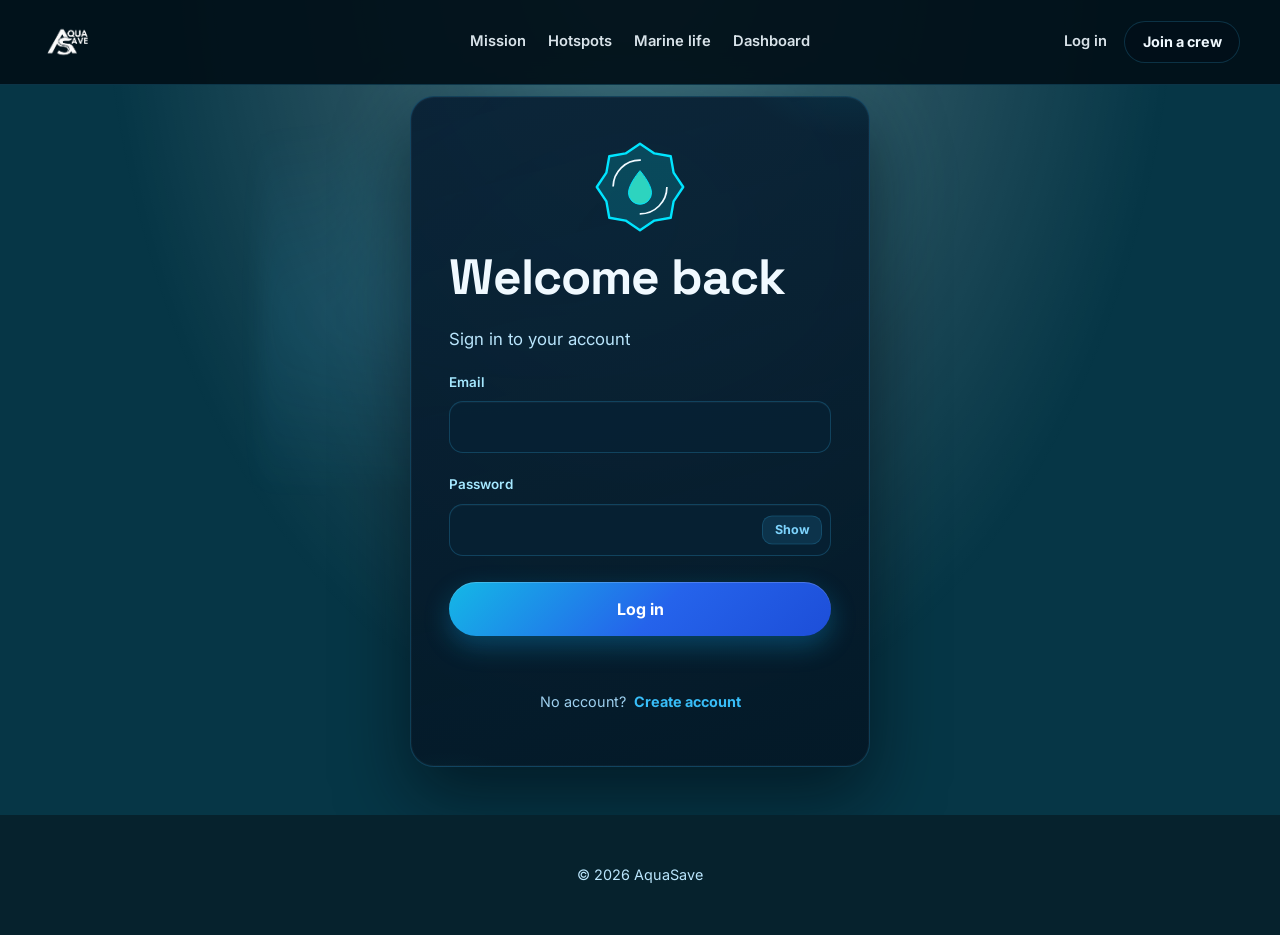
<file: login.html>
<!DOCTYPE html>
<html lang="en">
<head>
<meta charset="utf-8">
<meta name="viewport" content="width=device-width, initial-scale=1, viewport-fit=cover">
<title>Log in | AquaSave</title>
<link rel="stylesheet" href="https://fonts.googleapis.com/css2?family=Space+Grotesk:wght@700&family=Inter:wght@400;500;600;700&display=swap">
<script>(function(){var n=navigator;if((n.hardwareConcurrency||8)<=4||(n.deviceMemory||8)<=4||matchMedia("(max-width:760px)").matches)document.documentElement.classList.add("lite")})()</script>
<link rel="stylesheet" href="assets/css/style.css">
<link rel="stylesheet" href="assets/css/badge.css">
</head>
<body>
<div id="depth" aria-hidden="true"><i class="d1" style="opacity:.65"></i><i class="d2" style="opacity:.55"></i></div>
<div id="bubbles" aria-hidden="true"></div>

<div class="page-shell">
  <nav class="dash-nav">
  <a class="brand" href="index.html"><img src="assets/images/graphics/logo/ASAVE.png" alt="AquaSave"></a>
  <span class="nav-center">
    <a class="navl" href="index.html">Mission</a>
    <a class="navl" href="index.html#map">Hotspots</a>
    <a class="navl" href="index.html#wildlife">Marine life</a>
    <a class="navl" href="dashboard.html">Dashboard</a>
  </span>
  <span class="nav-right">
    <a class="navl nav-login" href="login.html">Log in</a>
    <a class="btn ghost sm" href="register.html">Join a crew</a>
  </span>
</nav>

  <main class="auth-main">
      <div class="auth-card field-login">
        <span class="as-badge as-center" role="img" aria-label="AquaSave Clean Seas seal"><svg viewBox="0 0 100 100" aria-hidden="true"><polygon class="as-burst" points="50,5 65,15 82,18 85,35 95,50 85,65 82,82 65,85 50,95 35,85 18,82 15,65 5,50 15,35 18,18 35,15"/><circle class="as-ring" cx="50" cy="50" r="28"/><path class="as-drop" d="M50 33C50 33 38 47 38 56a12 12 0 0 0 24 0C62 47 50 33 50 33Z"/></svg></span>
        <h1>Welcome back</h1>
        <p>Sign in to your account</p>

        <form id="loginForm" novalidate>
          <div class="fgroup">
            <label for="loginEmail">Email</label>
            <input id="loginEmail" name="email" type="email" autocomplete="email" required>
          </div>

          <div class="fgroup">
            <label for="loginPassword">Password</label>
            <div class="pw-wrap">
              <input id="loginPassword" name="password" type="password" autocomplete="current-password" required>
              <button type="button" class="pw-toggle" id="togglePw">Show</button>
            </div>
          </div>

          <button type="submit" class="btn-pill-blue">Log in</button>
        </form>
        <p id="authMsg" class="auth-msg" aria-live="polite"></p>

        <p class="bottom-switch">No account? <a href="register.html">Create account</a></p>
      </div>
  </main>

  <footer>&copy; 2026 AquaSave</footer>
</div>

<script>
(function(){
  var pwInput = document.getElementById('loginPassword');
  var toggleBtn = document.getElementById('togglePw');
  var form = document.getElementById('loginForm');
  var msg = document.getElementById('authMsg');
  function setMsg(text, type){ msg.textContent = text || ''; msg.className = 'auth-msg' + (type ? ' ' + type : ''); }
  function getAccounts(){ try { return JSON.parse(localStorage.getItem('aquasave_accounts') || '[]'); } catch(e){ return []; } }
  toggleBtn.addEventListener('click', function(){
    var isPw = pwInput.type === 'password';
    pwInput.type = isPw ? 'text' : 'password';
    toggleBtn.textContent = isPw ? 'Hide' : 'Show';
  });
  form.addEventListener('submit', function(e){
    e.preventDefault();
    var email = (document.getElementById('loginEmail').value || '').trim().toLowerCase();
    var password = pwInput.value || '';
    if(!email || !password){ setMsg('Please enter your email and password.', 'error'); return; }
    var accounts = getAccounts();
    var user = null;
    for(var i=0;i<accounts.length;i++){ if(accounts[i].email === email && accounts[i].password === password){ user = accounts[i]; break; } }
    if(!user){ setMsg('Invalid email or password.', 'error'); return; }
    localStorage.setItem('aquasave_session', JSON.stringify({ email: user.email, name: user.name, loggedIn: true }));
    var profile = {};
    try { profile = JSON.parse(localStorage.getItem('aquasave_profile') || '{}') || {}; } catch(err){ profile = {}; }
    profile.name = user.name;
    profile.email = user.email;
    localStorage.setItem('aquasave_profile', JSON.stringify(profile));
    setMsg('Logged in. Redirecting...', 'success');
    setTimeout(function(){ window.location.href = 'index.html'; }, 500);
  });
})();
</script>
</body>
</html>
</file>
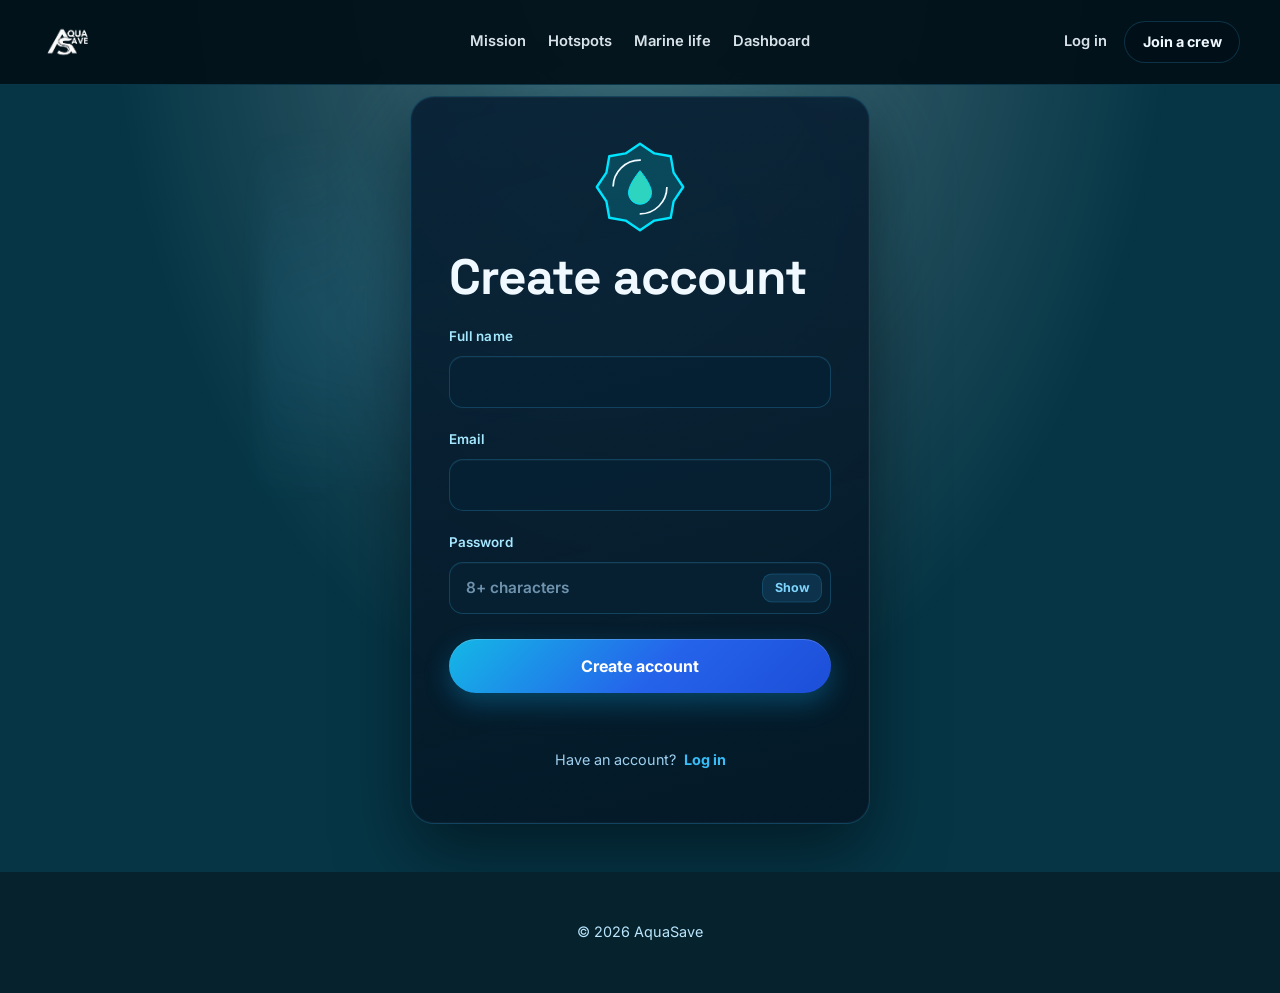
<file: register.html>
<!DOCTYPE html>
<html lang="en">
<head>
<meta charset="utf-8">
<meta name="viewport" content="width=device-width, initial-scale=1, viewport-fit=cover">
<title>Become a Guardian | AquaSave</title>
<link rel="stylesheet" href="https://fonts.googleapis.com/css2?family=Space+Grotesk:wght@700&family=Inter:wght@400;500;600;700&display=swap">
<script>(function(){var n=navigator;if((n.hardwareConcurrency||8)<=4||(n.deviceMemory||8)<=4||matchMedia("(max-width:760px)").matches)document.documentElement.classList.add("lite")})()</script>
<link rel="stylesheet" href="assets/css/style.css">
<link rel="stylesheet" href="assets/css/badge.css">
</head>
<body>
<div id="depth" aria-hidden="true"><i class="d1" style="opacity:.65"></i><i class="d2" style="opacity:.55"></i></div>
<div id="bubbles" aria-hidden="true"></div>

<div class="page-shell">
  <nav class="dash-nav">
  <a class="brand" href="index.html"><img src="assets/images/graphics/logo/ASAVE.png" alt="AquaSave"></a>
  <span class="nav-center">
    <a class="navl" href="index.html">Mission</a>
    <a class="navl" href="index.html#map">Hotspots</a>
    <a class="navl" href="index.html#wildlife">Marine life</a>
    <a class="navl" href="dashboard.html">Dashboard</a>
  </span>
  <span class="nav-right">
    <a class="navl nav-login" href="login.html">Log in</a>
    <a class="btn ghost sm" href="register.html">Join a crew</a>
  </span>
</nav>

  <main class="auth-main">
      <div class="auth-card field-login">
        <span class="as-badge as-center" role="img" aria-label="AquaSave Clean Seas seal"><svg viewBox="0 0 100 100" aria-hidden="true"><polygon class="as-burst" points="50,5 65,15 82,18 85,35 95,50 85,65 82,82 65,85 50,95 35,85 18,82 15,65 5,50 15,35 18,18 35,15"/><circle class="as-ring" cx="50" cy="50" r="28"/><path class="as-drop" d="M50 33C50 33 38 47 38 56a12 12 0 0 0 24 0C62 47 50 33 50 33Z"/></svg></span>
        <h1>Create account</h1>

        <form id="registerForm" novalidate>
          <div class="fgroup">
            <label for="regName">Full name</label>
            <input id="regName" name="name" type="text" autocomplete="name" required>
          </div>

          <div class="fgroup">
            <label for="regEmail">Email</label>
            <input id="regEmail" name="email" type="email" autocomplete="email" required>
          </div>

          <div class="fgroup">
            <label for="regPassword">Password</label>
            <div class="pw-wrap">
              <input id="regPassword" name="password" type="password" placeholder="8+ characters" autocomplete="new-password" required>
              <button type="button" class="pw-toggle" id="togglePw">Show</button>
            </div>
          </div>

          <button type="submit" class="btn-pill-blue">Create account</button>
        </form>
        <p id="authMsg" class="auth-msg" aria-live="polite"></p>

        <p class="bottom-switch">Have an account? <a href="login.html">Log in</a></p>
      </div>
  </main>

  <footer>&copy; 2026 AquaSave</footer>
</div>

<script>
(function(){
  var pwInput = document.getElementById('regPassword');
  var toggleBtn = document.getElementById('togglePw');
  var form = document.getElementById('registerForm');
  var msg = document.getElementById('authMsg');
  function setMsg(text, type){ msg.textContent = text || ''; msg.className = 'auth-msg' + (type ? ' ' + type : ''); }
  function getAccounts(){ try { return JSON.parse(localStorage.getItem('aquasave_accounts') || '[]'); } catch(e){ return []; } }
  function saveAccounts(a){ localStorage.setItem('aquasave_accounts', JSON.stringify(a)); }
  toggleBtn.addEventListener('click', function(){
    var isPw = pwInput.type === 'password';
    pwInput.type = isPw ? 'text' : 'password';
    toggleBtn.textContent = isPw ? 'Hide' : 'Show';
  });
  form.addEventListener('submit', function(e){
    e.preventDefault();
    var name = (document.getElementById('regName').value || '').trim();
    var email = (document.getElementById('regEmail').value || '').trim().toLowerCase();
    var password = pwInput.value || '';
    if(!name || !email || !password){ setMsg('Please fill out all fields.', 'error'); return; }
    if(password.length < 8){ setMsg('Password must be at least 8 characters.', 'error'); return; }
    var accounts = getAccounts();
    for(var i=0;i<accounts.length;i++){ if(accounts[i].email === email){ setMsg('An account with this email already exists.', 'error'); return; } }
    accounts.push({ name: name, email: email, password: password });
    saveAccounts(accounts);
    localStorage.setItem('aquasave_session', JSON.stringify({ email: email, name: name, loggedIn: true }));
    var profile = {};
    try { profile = JSON.parse(localStorage.getItem('aquasave_profile') || '{}') || {}; } catch(err){ profile = {}; }
    profile.name = name; profile.email = email;
    localStorage.setItem('aquasave_profile', JSON.stringify(profile));
    setMsg('Account created. Redirecting...', 'success');
    setTimeout(function(){ window.location.href = 'dashboard.html'; }, 600);
  });
})();
</script>
</body>
</html>
</file>
<file: assets/css/style.css>
:root {
  --ember: #ff5a36;
  --cream: #f1ead8;
  --lime: #b8f35c;
  --abyss: #021019;
  --deep: #041e2b;
  --mid: #0a3649;
  --glow: #00e5ff;
  --sky: #0ea5e9;
  --foam: #2dd4bf;
  --ice: #f0f9ff;
  --mist: #bae6fd;
  --line: rgba(56, 189, 248, 0.2);
  box-sizing: border-box;
  padding-top: env(safe-area-inset-top, 0px);
  padding-bottom: env(safe-area-inset-bottom, 0px);
}
html {
  scroll-padding-top: env(safe-area-inset-top, 0px);
}
*,
*::before,
*::after {
  box-sizing: border-box;
}
html.lenis,
html.lenis body {
  height: auto;
}
.lenis.lenis-smooth {
  scroll-behavior: auto !important;
}
body {
  margin: 0;
  background: var(--abyss);
  color: var(--mist);
  font:
    400 1.05rem/1.7 "Inter",
    system-ui,
    -apple-system,
    "Segoe UI",
    sans-serif;
  overflow-x: hidden;
}
h1,
h2,
h3 {
  color: var(--ice);
  font-family: "Space Grotesk", "Inter", system-ui, sans-serif;
  line-height: 1.1;
  margin: 0 0 0.5em;
  letter-spacing: -0.02em;
}
h1 {
  font-size: clamp(2.6rem, 7vw, 5.6rem);
}
h2 {
  font-size: clamp(2rem, 4.5vw, 3.4rem);
}
h3 {
  font-size: 1.3rem;
  letter-spacing: 0;
}
p {
  margin: 0 0 1em;
}
#depth {
  position: fixed;
  inset: 0;
  z-index: -2;
  background: #0b8fa8;
}
#depth i {
  position: absolute;
  inset: 0;
  opacity: 0;
  will-change: opacity;
}
#depth .d1 {
  background: #0a3649;
}
#depth .d2 {
  background: #041e2b;
}
#depth .d3 {
  background: #021019;
}
#depth::after {
  content: "";
  position: absolute;
  inset: 0;
  background: radial-gradient(
    ellipse at 50% -10%,
    rgba(255, 255, 255, 0.28),
    transparent 60%
  );
}
#bubbles {
  position: fixed;
  inset: 0;
  z-index: -1;
  pointer-events: none;
  overflow: hidden;
}
.bubble {
  position: absolute;
  border-radius: 50%;
  border: 1px solid rgba(240, 249, 255, 0.45);
  background: radial-gradient(
    circle at 30% 30%,
    rgba(240, 249, 255, 0.35),
    rgba(240, 249, 255, 0.04)
  );
}
/* preloader */
#preloader {
  position: fixed;
  inset: 0;
  z-index: 9999;
  background:
    radial-gradient(
      ellipse at 50% -10%,
      rgba(255, 255, 255, 0.28),
      transparent 60%
    ),
    #0b8fa8;
  display: grid;
  place-items: center;
  overflow: hidden;
}
#fill {
  position: absolute;
  left: 0;
  right: 0;
  bottom: 0;
  height: 100%;
  background: rgba(240, 249, 255, 0.22);
  transform: translateY(100%);
}
#fill .pw {
  position: absolute;
  left: 0;
  width: 200%;
  height: 60px;
  fill: rgba(240, 249, 255, 0.2);
  animation: bob 1.6s ease-in-out infinite alternate;
}
#fill .pw1 {
  top: -54px;
}
#fill .pw2 {
  top: -46px;
  animation-duration: 2.1s;
}
#fill .pw3 {
  top: -38px;
  animation-duration: 2.7s;
}
@keyframes bob {
  to {
    translate: 0 9px;
  }
}
.pl-inner {
  position: relative;
  text-align: center;
  mix-blend-mode: normal;
}
.pl-inner img {
  width: 480px;
  height: auto;
  margin-bottom: 12px;
}
#count {
  font:
    700 clamp(4rem, 14vw, 9rem)/1 "Space Grotesk",
    system-ui,
    sans-serif;
  color: var(--ice);
  text-shadow: 0 2px 30px rgba(2, 16, 25, 0.5);
}
.pl-inner small {
  display: block;
  letter-spacing: 0.3em;
  text-transform: uppercase;
  color: var(--ice);
  font-size: 0.75rem;
}
/* nav */
nav {
  position: fixed;
  top: env(safe-area-inset-top, 0px);
  left: 0;
  right: 0;
  z-index: 50;
  display: flex;
  justify-content: space-between;
  align-items: center;
  padding: 14px clamp(16px, 4vw, 48px);
}
nav .brand {
  display: flex;
  align-items: center;
  gap: 10px;
  color: var(--ice);
  font-weight: 700;
  text-decoration: none;
  font-family: "Space Grotesk", system-ui, sans-serif;
}
nav .brand img {
  height: 60px;
  width: auto;
}
.navl {
  color: var(--ice);
  text-decoration: none;
  font-weight: 600;
  font-size: 0.92rem;
  opacity: 0.9;
}
.navl:hover {
  color: var(--glow);
}
.btn.sm {
  padding: 0.55em 1.2em;
  font-size: 0.9rem;
}
@media (max-width: 760px) {
  .dash-nav .nav-center .navl {
    display: none;
  }
}
.btn {
  display: inline-block;
  padding: 0.9em 1.7em;
  border-radius: 999px;
  background: var(--glow);
  color: var(--abyss);
  font-weight: 700;
  text-decoration: none;
  box-shadow: 0 0 0 0 rgba(0, 229, 255, 0.5);
  transition:
    transform 0.25s,
    box-shadow 0.25s;
}
.btn:hover {
  transform: translateY(-2px);
  box-shadow: 0 8px 30px rgba(0, 229, 255, 0.45);
}
.btn.ghost {
  background: rgba(2, 16, 25, 0.55);
  color: var(--ice);
  border: 1px solid var(--line);
}
/* sections */
section {
  position: relative;
  min-height: 100vh;
  padding: clamp(88px, 12vh, 140px) clamp(20px, 6vw, 96px);
  display: flex;
  flex-direction: column;
  justify-content: center;
  overflow: hidden;
}
.wrap {
  position: relative;
  z-index: 2;
  max-width: 1100px;
  width: 100%;
  margin: 0 auto;
}
.eyebrow {
  color: var(--foam);
  text-transform: uppercase;
  letter-spacing: 0.25em;
  font-size: 0.78rem;
  font-weight: 700;
  margin-bottom: 1rem;
  display: block;
}
#hero p.lead {
  font-size: clamp(1.05rem, 2vw, 1.35rem);
  max-width: 34ch;
  color: var(--ice);
}
#hero .cta {
  display: flex;
  gap: 12px;
  flex-wrap: wrap;
  margin-top: 2rem;
}
#hero h1 .l {
  display: block;
}
.creature {
  position: absolute;
  z-index: 1;
  height: auto;
  pointer-events: none;
  will-change: transform;
}
.creature.r {
  right: 0;
  width: min(52vw, 870px);
}
.creature.l {
  left: 0;
  width: min(46vw, 560px);
  transform: scaleX(-1);
}
.wave {
  position: absolute;
  left: 0;
  bottom: -1px;
  width: 200%;
  height: 90px;
  z-index: 1;
  fill: rgba(240, 249, 255, 0.12);
}
.wave.b {
  height: 70px;
  fill: rgba(10, 54, 73, 0.45);
}
.glass {
  background: rgba(10, 54, 73, 0.78);
  border: 1px solid var(--line);
  border-radius: 22px;
  padding: 2rem;
}
.grid {
  display: grid;
  grid-template-columns: repeat(auto-fit, minmax(250px, 1fr));
  gap: 20px;
  margin-top: 2.5rem;
}
.card .ico {
  width: 48px;
  height: 48px;
  border-radius: 14px;
  display: grid;
  place-items: center;
  background: rgba(0, 229, 255, 0.12);
  color: var(--glow);
  font-size: 1.4rem;
  margin-bottom: 1rem;
}
.stat b {
  display: block;
  font:
    700 clamp(2.6rem, 6vw, 4.2rem)/1 "Space Grotesk",
    system-ui,
    sans-serif;
  color: var(--glow);
}
.stat span {
  color: var(--ice);
  font-weight: 600;
}
.live {
  display: inline-flex;
  align-items: center;
  gap: 8px;
  font-size: 0.8rem;
  color: var(--foam);
  margin-bottom: 1rem;
}
.live i {
  width: 8px;
  height: 8px;
  border-radius: 50%;
  background: var(--foam);
  box-shadow: 0 0 0 0 var(--foam);
  animation: ping 1.8s infinite;
}
@keyframes ping {
  70% {
    box-shadow: 0 0 0 10px rgba(45, 212, 191, 0);
  }
  100% {
    box-shadow: 0 0 0 0 rgba(45, 212, 191, 0);
  }
}
.split {
  display: grid;
  grid-template-columns: 1fr 1fr;
  gap: 3rem;
  align-items: center;
}
.map {
  justify-self: center;
  width: min(100%, 300px);
  filter: drop-shadow(0 0 24px rgba(0, 229, 255, 0.25));
}
@media (max-width: 760px) {
  .split {
    grid-template-columns: 1fr;
  }
  .creature.r,
  .creature.l {
    width: 62vw;
    opacity: 0.75;
  }
}
.stat b small {
  font:
    600 1rem/1 "Inter",
    system-ui,
    sans-serif;
  color: var(--foam);
  margin-left: 0.4rem;
  letter-spacing: 0.05em;
}
.stat h3 {
  margin: 0.6rem 0 0.4rem;
}
.stat p {
  margin: 0;
  font-size: 0.98rem;
}
.badge {
  margin-top: 2rem;
  display: inline-flex;
  gap: 0.7rem;
  flex-wrap: wrap;
  align-items: center;
}
.badge-item {
  display: inline-flex;
  align-items: center;
  gap: 0.55rem;
  padding: 0.5rem 0.9rem 0.5rem 0.65rem;
  border-radius: 999px;
  font-weight: 600;
  font-size: 0.82rem;
  letter-spacing: 0.04em;
  text-transform: uppercase;
  color: var(--ice);
  background: linear-gradient(
    135deg,
    rgba(10, 54, 73, 0.85),
    rgba(6, 34, 45, 0.7)
  );
  border: 1px solid rgba(0, 229, 255, 0.28);
  box-shadow:
    0 4px 18px rgba(0, 229, 255, 0.08),
    inset 0 1px 0 rgba(240, 249, 255, 0.06);
  backdrop-filter: blur(6px);
}
.badge-item .bicon {
  width: 18px;
  height: 18px;
  flex: 0 0 18px;
  color: var(--glow);
}
.badge-item.verified {
  border-color: rgba(184, 243, 92, 0.35);
  box-shadow:
    0 4px 18px rgba(184, 243, 92, 0.08),
    inset 0 1px 0 rgba(240, 249, 255, 0.06);
}
.badge-item.verified .bicon {
  color: var(--lime);
}
.badge-item.iso .bicon {
  color: var(--foam);
}
.src {
  display: block;
  margin-top: 0.6rem;
  font-size: 0.8rem;
  opacity: 0.75;
}
.mapbox {
  position: relative;
  justify-self: center;
  width: min(100%, 300px);
}
.mapbox .map {
  width: 100%;
}
.dot {
  position: absolute;
  width: 10px;
  height: 10px;
  border-radius: 50%;
  background: var(--glow);
  box-shadow: 0 0 12px var(--glow);
}
.animals {
  grid-template-columns: repeat(auto-fit, minmax(220px, 1fr));
}
.animal {
  padding: 1.4rem 0 1rem 1.4rem;
  overflow: hidden;
}
.animal h3 {
  margin: 0 0 0.4rem;
}
.animal img {
  display: block;
  margin-left: auto;
  width: 88%;
  height: auto;
}
#ripples {
  position: fixed;
  inset: 0;
  z-index: 10000;
  pointer-events: none;
  overflow: hidden;
}
.rip {
  position: absolute;
  width: 20px;
  height: 20px;
  margin: -10px 0 0 -10px;
  border-radius: 50%;
  border: 2px solid rgba(186, 230, 253, 0.75);
  will-change: transform, opacity;
}
.reef {
  position: relative;
  height: clamp(200px, 32vw, 340px);
  margin-top: -20px;
  overflow: hidden;
  pointer-events: none;
}
.reef::before {
  content: "";
  position: absolute;
  inset: auto 0 0 0;
  height: 70%;
  background: radial-gradient(
    ellipse at 50% 100%,
    rgba(0, 229, 255, 0.22),
    transparent 70%
  );
}
.reef svg {
  position: absolute;
  left: 0;
  bottom: 0;
  width: 100%;
  height: 100%;
}
.reef .sway {
  transform-box: fill-box;
}
.reef-label {
  position: absolute;
  z-index: 2;
  left: 0;
  right: 0;
  top: 14%;
  text-align: center;
  color: var(--foam);
  font-size: 0.78rem;
  letter-spacing: 0.3em;
  text-transform: uppercase;
  font-weight: 700;
}

/* nine sites */
.mapwrap {
  position: relative;
  margin-top: 2.2rem;
  height: 600px;
  border: 1px solid var(--line);
  border-radius: 12px;
  background:
    linear-gradient(rgba(2, 16, 25, 0.62), rgba(2, 16, 25, 0.62)),
    repeating-linear-gradient(
      0deg,
      rgba(186, 230, 253, 0.07) 0 1px,
      transparent 1px 64px
    ),
    repeating-linear-gradient(
      90deg,
      rgba(186, 230, 253, 0.07) 0 1px,
      transparent 1px 64px
    );
  overflow: hidden;
}
.mapwrap::before {
  content: "";
  position: absolute;
  left: 0;
  top: 0;
  width: 14px;
  height: 14px;
  border-top: 2px solid var(--ember);
  border-left: 2px solid var(--ember);
  border-radius: 12px 0 0 0;
  z-index: 3;
}
.mpanel {
  position: absolute;
  left: 28px;
  top: 50%;
  transform: translateY(-35%);
  z-index: 3;
  max-width: min(520px, 52%);
}
.mpanel .live {
  color: var(--lime);
  margin: 0 0 0.3rem;
}
.mpanel .live i {
  background: var(--lime);
  width: 7px;
  height: 7px;
}
.mpanel h3 {
  margin: 0 0 1rem;
  color: var(--cream);
  font-size: 1.5rem;
}
.filters {
  display: grid;
  grid-template-columns: repeat(3, 1fr);
  gap: 12px;
}
.filters label {
  font-size: 0.78rem;
  color: var(--mist);
  display: block;
}
.filters select {
  width: 100%;
  margin-top: 6px;
  padding: 0.65rem 0.7rem;
  border-radius: 8px;
  border: 1px solid var(--line);
  background: rgba(10, 54, 73, 0.8);
  color: var(--ice);
  font:
    600 0.9rem "Inter",
    system-ui,
    sans-serif;
}
.mstat {
  margin: 1rem 0;
  color: var(--cream);
  font-weight: 700;
  font-size: 0.95rem;
}
.pill {
  padding: 0.6rem 1.1rem;
  border-radius: 999px;
  border: 1px solid var(--line);
  background: rgba(10, 54, 73, 0.5);
  color: var(--cream);
  font:
    700 0.85rem "Inter",
    system-ui,
    sans-serif;
  cursor: pointer;
}
.pill:hover {
  border-color: var(--glow);
}
.details {
  display: none;
  margin: 0.9rem 0 0;
  padding: 0;
  list-style: none;
  columns: 3;
  font-size: 0.85rem;
  color: var(--mist);
}
.details.open {
  display: block;
}
.mctl {
  position: absolute;
  right: calc(min(300px, 36%) + 70px);
  top: 32px;
  z-index: 4;
  display: flex;
  flex-direction: column;
  gap: 8px;
  width: 86px;
}
.mctl button {
  padding: 0.65rem 0;
  border: 0;
  border-radius: 6px;
  background: var(--cream);
  color: #0b2f36;
  font:
    800 0.82rem "Inter",
    system-ui,
    sans-serif;
  cursor: pointer;
}
.mctl button.on {
  background: var(--ember);
  color: #fff;
}
.mhint {
  position: absolute;
  right: 20px;
  bottom: 14px;
  z-index: 4;
  font-size: 0.75rem;
  padding: 0.4rem 0.8rem;
  border-radius: 8px;
  background: rgba(2, 16, 25, 0.7);
  color: var(--mist);
}
.stage {
  position: absolute;
  right: 40px;
  top: 4%;
  bottom: 7%;
  aspect-ratio: 410/680;
  cursor: grab;
  touch-action: none;
}
.stage:active {
  cursor: grabbing;
}
.pz {
  position: absolute;
  inset: 0;
  transform-origin: 50% 50%;
}
.pz img {
  width: 100%;
  height: 100%;
  display: block;
  user-select: none;
  -webkit-user-drag: none;
}
.site {
  position: absolute;
  width: 16px;
  height: 16px;
  border: 0;
  padding: 0;
  border-radius: 50%;
  background: var(--ember);
  box-shadow: 0 0 0 3px rgba(255, 90, 54, 0.35);
  transform: translate(-50%, -50%) scale(var(--inv, 1));
  cursor: pointer;
}
.site::after {
  content: "";
  position: absolute;
  inset: -9px;
  border-radius: 50%;
  border: 2px solid rgba(255, 90, 54, 0.5);
  animation: ring 2.2s infinite;
}
@keyframes ring {
  0% {
    transform: scale(0.6);
    opacity: 1;
  }
  100% {
    transform: scale(1.5);
    opacity: 0;
  }
}
.tip {
  position: absolute;
  left: 50%;
  bottom: 150%;
  transform: translateX(-50%);
  white-space: nowrap;
  padding: 0.3rem 0.6rem;
  border-radius: 6px;
  background: var(--cream);
  color: #0b2f36;
  font:
    800 0.72rem "Inter",
    system-ui,
    sans-serif;
  opacity: 0;
  pointer-events: none;
  transition: opacity 0.2s;
}
.site:hover .tip,
.site:focus-visible .tip {
  opacity: 1;
}
.city {
  position: absolute;
  font-size: 0.55rem;
  color: var(--mist);
  transform: translate(6px, -50%) scale(var(--inv, 1));
  transform-origin: left;
  white-space: nowrap;
  pointer-events: none;
}
.city::before {
  content: "";
  display: inline-block;
  width: 4px;
  height: 4px;
  border-radius: 50%;
  background: var(--mist);
  margin-right: 4px;
  vertical-align: middle;
}
.cluster {
  position: absolute;
  display: none;
  place-items: center;
  border-radius: 50%;
  background: rgba(255, 90, 54, 0.85);
  color: #fff;
  font:
    700 1rem "Space Grotesk",
    sans-serif;
  transform: translate(-50%, -50%) scale(var(--inv, 1));
  text-align: center;
  line-height: 1.1;
  box-shadow: 0 0 0 8px rgba(255, 90, 54, 0.25);
}
.cluster small {
  display: block;
  font:
    700 0.55rem "Inter",
    sans-serif;
}
.mapwrap.cl .site {
  display: none;
}
.mapwrap.cl .cluster {
  display: grid;
}
@media (max-width: 860px) {
  .mapwrap {
    height: auto;
    padding: 20px;
  }
  .mpanel {
    position: static;
    transform: none;
    max-width: none;
  }
  .stage {
    position: relative;
    right: auto;
    top: auto;
    bottom: auto;
    height: 480px;
    margin: 1.2rem auto 0;
  }
  .mctl {
    position: static;
    flex-direction: row;
    width: auto;
    margin-top: 1rem;
    flex-wrap: wrap;
  }
  .mctl button {
    padding: 0.6rem 1rem;
  }
  .mhint {
    position: static;
    display: inline-block;
    margin-top: 0.8rem;
  }
  .filters {
    grid-template-columns: 1fr;
  }
  .details {
    columns: 2;
  }
}
.filters option {
  background: #0a3649;
  color: #f0f9ff;
}
.mapwrap.det .mpanel {
  top: 28px;
  transform: none;
}
.mpanel {
  transition:
    top 0.4s,
    transform 0.4s;
  width: min(540px, 52%);
}
.pill.open {
  border-color: var(--lime);
  box-shadow: 0 0 0 2px rgba(184, 243, 92, 0.25);
}
.dtable {
  display: none;
  margin-top: 0.9rem;
  font-size: 0.85rem;
  color: var(--cream);
}
.dtable.open {
  display: block;
}
.dh,
.dr {
  display: grid;
  grid-template-columns: 1.5fr 1fr 1.4fr 0.8fr 1fr;
  gap: 10px;
  align-items: center;
  padding: 0.7rem 0.4rem;
}
.dh {
  color: var(--mist);
  font-size: 0.78rem;
  border-bottom: 1px solid var(--line);
}
.dbody {
  max-height: 210px;
  overflow: auto;
  scrollbar-width: thin;
  scrollbar-color: var(--cream) rgba(2, 16, 25, 0.5);
}
.dr {
  border-bottom: 1px solid var(--line);
  font-weight: 700;
}
.dr span:nth-child(2),
.dr span:nth-child(3) {
  font-weight: 600;
}
.st {
  display: inline-block;
  padding: 0.2rem 0.7rem;
  border: 1px solid var(--ember);
  border-radius: 999px;
  font-size: 0.75rem;
  font-weight: 700;
  font-style: normal;
  color: var(--cream);
}
.st.act {
  border-color: var(--lime);
  color: var(--lime);
  background: rgba(184, 243, 92, 0.1);
}
.site.act {
  background: var(--lime);
  box-shadow: 0 0 0 3px rgba(184, 243, 92, 0.35);
}
.site.act::after {
  border-color: rgba(184, 243, 92, 0.55);
}
.scard.act .bar {
  background: var(--lime);
}
.cluster {
  width: auto;
  height: auto;
  box-shadow: none;
  background: var(--ember);
  color: #fff;
  font:
    800 0.9rem "Inter",
    sans-serif;
  border-radius: 50%;
}
.cluster {
  cursor: pointer;
}
.cluster::after {
  content: "";
  position: absolute;
  inset: -12px;
  border-radius: 50%;
  border: 2px solid rgba(255, 90, 54, 0.55);
  animation: ring 2.2s infinite;
}
.cluster.lime {
  background: var(--lime);
  color: #0b2f36;
}
.cluster.lime::after {
  border-color: rgba(184, 243, 92, 0.4);
}
.cluster small {
  display: none;
}
.scard {
  position: absolute;
  z-index: 8;
  display: none;
  width: 236px;
  background: var(--cream);
  color: #0b2f36;
  border-radius: 6px;
  padding: 16px 16px 14px;
  box-shadow: 0 18px 40px rgba(0, 0, 0, 0.45);
  pointer-events: none;
}
.scard h4 {
  margin: 0;
  font:
    700 1.15rem "Space Grotesk",
    sans-serif;
  color: #0b2f36;
}
.scard .sub {
  font-size: 0.8rem;
  color: #587a80;
  margin: 0.15rem 0 0.8rem;
}
.scard .row {
  display: flex;
  justify-content: space-between;
  font-size: 0.82rem;
  padding: 0.2rem 0;
}
.scard .row b {
  font-weight: 800;
}
.scard .bar {
  height: 4px;
  border-radius: 2px;
  background: var(--ember);
  margin-top: 0.7rem;
}
@media (max-width: 860px) {
  .mpanel {
    width: auto;
  }
  .mapwrap.det .mpanel {
    top: auto;
  }
  .dh,
  .dr {
    grid-template-columns: 1.4fr 1fr 1fr;
  }
  .dh span:nth-child(3),
  .dr span:nth-child(3),
  .dh span:nth-child(5),
  .dr span:nth-child(5) {
    display: none;
  }
}
/* animals */
.agrid {
  display: grid;
  grid-template-columns: repeat(auto-fit, minmax(230px, 1fr));
  gap: 20px;
  margin-top: 2.4rem;
}
.acard {
  display: flex;
  flex-direction: column;
  border: 1px solid var(--line);
  border-radius: 10px;
  background: rgba(6, 34, 45, 0.78);
  overflow: hidden;
  position: relative;
  transition:
    transform 0.4s cubic-bezier(0.2, 0.8, 0.2, 1),
    border-color 0.4s,
    box-shadow 0.4s,
    filter 0.4s;
  will-change: transform;
}
.acard::after {
  content: "";
  position: absolute;
  inset: -40% -60%;
  background: linear-gradient(
    115deg,
    transparent 35%,
    rgba(240, 249, 255, 0.14) 50%,
    transparent 65%
  );
  transform: translateX(-60%) rotate(8deg);
  opacity: 0;
  pointer-events: none;
  transition:
    transform 0.8s ease,
    opacity 0.4s ease;
}
.acard:hover {
  transform: translateY(-10px) scale(1.015);
  border-color: rgba(0, 229, 255, 0.55);
  box-shadow:
    0 18px 40px rgba(0, 229, 255, 0.12),
    0 8px 22px rgba(1, 8, 12, 0.45);
}
.acard:hover::after {
  transform: translateX(60%) rotate(8deg);
  opacity: 1;
}
.athumb {
  position: relative;
  height: 240px;
  overflow: hidden;
  cursor: pointer;
  display: flex;
  align-items: center;
  justify-content: flex-end;
  padding: 18px 10px 18px 18px;
  background:
    repeating-linear-gradient(
      105deg,
      rgba(255, 255, 255, 0.05) 0 38px,
      transparent 38px 76px
    ),
    linear-gradient(180deg, #0f6a7a, #082e38);
}
.athumb img {
  position: relative;
  right: -12%;
  bottom: auto;
  display: block;
  height: 370px;
  width: auto;
  max-width: 148%;
  object-fit: contain;
  object-position: center right;
  flex: 0 0 auto;
  margin: 0;
  will-change: transform;
  transition:
    transform 0.6s cubic-bezier(0.2, 0.8, 0.2, 1),
    filter 0.4s ease;
}
.acard:hover .athumb img {
  filter: drop-shadow(0 10px 18px rgba(0, 229, 255, 0.18)) brightness(1.05);
}
.athumb .bb {
  position: absolute;
  width: 9px;
  height: 9px;
  border-radius: 50%;
  border: 1px solid rgba(240, 249, 255, 0.5);
}
.play {
  position: absolute;
  right: 14px;
  bottom: 14px;
  width: 38px;
  height: 38px;
  border: 0;
  border-radius: 50%;
  background: var(--ember);
  display: grid;
  place-items: center;
  cursor: pointer;
  box-shadow: 0 6px 18px rgba(255, 90, 54, 0.45);
  transition: transform 0.25s;
  animation: playpulse 2.4s ease-in-out infinite;
}
.play:hover {
  transform: scale(1.18);
  animation: none;
}
@keyframes playpulse {
  0%,
  100% {
    box-shadow:
      0 6px 18px rgba(255, 90, 54, 0.45),
      0 0 0 0 rgba(255, 90, 54, 0.35);
  }
  50% {
    box-shadow:
      0 6px 18px rgba(255, 90, 54, 0.45),
      0 0 0 10px rgba(255, 90, 54, 0);
  }
}
.play svg {
  width: 14px;
  height: 14px;
  fill: #fff;
  margin-left: 2px;
}
.abody {
  padding: 1.1rem 1.1rem 1.4rem;
}
.tag {
  display: inline-block;
  padding: 0.22rem 0.7rem;
  border: 1px solid var(--ember);
  border-radius: 999px;
  font-size: 0.72rem;
  color: var(--cream);
  margin-bottom: 0.7rem;
}
.abody h3 {
  font-size: 1.3rem;
  margin: 0 0 0.4rem;
  color: var(--cream);
}
.abody p {
  font-size: 0.95rem;
  margin: 0 0 0.8rem;
}
.where {
  font-size: 0.85rem;
  font-weight: 700;
  color: var(--lime);
}
.acard {
  background: linear-gradient(
    180deg,
    rgba(10, 54, 73, 0.75),
    rgba(4, 22, 31, 0.92)
  );
}
.scene {
  position: absolute;
  inset: 0;
  overflow: hidden;
  pointer-events: none;
}
.scene::after {
  content: "";
  position: absolute;
  inset: 0;
  background: radial-gradient(
    ellipse at 30% 0%,
    rgba(255, 255, 255, 0.22),
    transparent 60%
  );
}
.scene .caus {
  position: absolute;
  border-radius: 50%;
  background: radial-gradient(
    circle,
    rgba(125, 235, 255, 0.3),
    transparent 65%
  );
  animation: caus 6s ease-in-out infinite alternate;
}
.scene .c1 {
  width: 120px;
  height: 120px;
  left: -20px;
  top: 14px;
}
.scene .c2 {
  width: 90px;
  height: 90px;
  left: 42%;
  top: 56px;
  animation-duration: 8s;
}
.scene .c3 {
  width: 110px;
  height: 110px;
  right: -20px;
  top: -24px;
  animation-duration: 7s;
  animation-delay: -2s;
}
@keyframes caus {
  to {
    transform: translate(26px, 18px) scale(1.25);
    opacity: 0.45;
  }
}
.scene .wv {
  position: absolute;
  left: 0;
  top: 0;
  width: 200%;
  height: 26px;
  fill: rgba(240, 249, 255, 0.16);
  animation: wv 7s linear infinite;
}
.scene .wv2 {
  height: 20px;
  fill: rgba(240, 249, 255, 0.1);
  animation-duration: 11s;
  animation-direction: reverse;
}
.scene .sg {
  transform-origin: bottom center;
  animation: sway 4.5s ease-in-out infinite alternate;
}
.scene .sg:nth-of-type(2) {
  animation-duration: 5.2s;
  animation-delay: -1s;
}
.scene .sg:nth-of-type(3) {
  animation-duration: 3.8s;
  animation-delay: -0.6s;
}
.scene .sg:nth-of-type(4) {
  animation-duration: 5.6s;
  animation-delay: -1.8s;
}
.scene .sg:nth-of-type(5) {
  animation-duration: 4.2s;
  animation-delay: -0.3s;
}
@keyframes sway {
  from {
    transform: rotate(-4deg);
  }
  to {
    transform: rotate(5deg);
  }
}
@keyframes wv {
  from {
    transform: scaleY(-1) translateX(0);
  }
  to {
    transform: scaleY(-1) translateX(-50%);
  }
}
.scene svg {
  position: absolute;
  left: 0;
  bottom: 0;
  width: 100%;
  height: 100%;
}
.scene .sg {
  transform-box: fill-box;
  transform-origin: 50% 100%;
  animation: sg 3s ease-in-out infinite alternate;
}
.scene .sg:nth-child(2n) {
  animation-duration: 3.8s;
  animation-direction: alternate-reverse;
}
@keyframes sg {
  from {
    transform: rotate(-6deg);
  }
  to {
    transform: rotate(6deg);
  }
}
#modal {
  position: fixed;
  inset: 0;
  z-index: 200;
  display: none;
  place-items: center;
  padding: 20px;
  background: rgba(1, 8, 12, 0.8);
  backdrop-filter: blur(6px);
}
#modal.open {
  display: grid;
}
.mdlg {
  position: relative;
  width: min(720px, 100%);
  max-height: 92vh;
  overflow: auto;
  border: 1px solid var(--line);
  border-radius: 10px;
  background: #06222d;
}
.vid {
  aspect-ratio: 16/9;
  background: #000;
  overflow: hidden;
  padding: 0;
}
.vid iframe {
  display: block;
  width: 100%;
  height: 100%;
  border: 0;
}
.vid > div {
  display: grid;
  place-items: center;
  height: 100%;
  padding: 16px;
  text-align: center;
  box-sizing: border-box;
}
.mclose {
  position: absolute;
  right: 12px;
  top: 12px;
  z-index: 2;
  width: 34px;
  height: 34px;
  border: 0;
  border-radius: 50%;
  background: var(--cream);
  color: #0b2f36;
  font-size: 1.2rem;
  font-weight: 800;
  cursor: pointer;
}
.minfo {
  padding: 1.2rem 1.5rem 1.5rem;
}
.minfo h3 {
  font-size: 1.7rem;
  margin: 0.3rem 0 0.2rem;
  color: var(--cream);
}
.minfo .wl {
  color: var(--mist);
  font-size: 0.9rem;
  margin: 0 0 1rem;
}
.minfo ul {
  margin: 0 0 1rem;
  padding-left: 1.2rem;
  color: var(--ice);
  font-weight: 600;
}
.minfo small {
  color: var(--mist);
  opacity: 0.75;
}
footer {
  background: #06222d;
  position: relative;
  z-index: 2;
}
footer {
  padding: 48px 20px calc(48px + env(safe-area-inset-bottom, 0px));
  text-align: center;
  font-size: 0.9rem;
  color: var(--mist);
}
@media (prefers-reduced-motion: reduce) {
  .live i {
    animation: none;
  }
}

/* ===== Auth & Dashboard Shared Styles ===== */
.page-shell {
  min-height: 100vh;
  display: flex;
  flex-direction: column;
  position: relative;
  z-index: 2;
}
.auth-main {
  flex: 1;
  display: grid;
  place-items: center;
  padding: calc(96px + env(safe-area-inset-top, 0px)) 20px 60px;
}
.auth-grid {
  width: min(980px, 100%);
  display: grid;
  grid-template-columns: 1.05fr 1fr;
  gap: 28px;
  align-items: stretch;
}
@media (max-width: 860px) {
  .auth-grid {
    grid-template-columns: 1fr;
  }
}
.auth-aside {
  display: flex;
  flex-direction: column;
  justify-content: space-between;
  background: linear-gradient(
    160deg,
    rgba(10, 54, 73, 0.88),
    rgba(2, 16, 25, 0.92)
  );
  border: 1px solid var(--line);
  border-radius: 24px;
  padding: clamp(24px, 4vw, 40px);
  position: relative;
  overflow: hidden;
}
.auth-aside::after {
  content: "";
  position: absolute;
  right: -60px;
  bottom: -60px;
  width: 240px;
  height: 240px;
  border-radius: 50%;
  background: radial-gradient(circle, rgba(0, 229, 255, 0.18), transparent 70%);
  pointer-events: none;
}
.auth-card {
  background: rgba(4, 30, 43, 0.88);
  backdrop-filter: blur(14px);
  border: 1px solid var(--line);
  border-radius: 24px;
  padding: clamp(24px, 4vw, 40px);
  box-shadow: 0 24px 60px rgba(1, 8, 12, 0.55);
}
.auth-card h1 {
  font-size: clamp(1.85rem, 3.4vw, 2.5rem);
  margin-bottom: 0.25em;
}
.auth-sub {
  color: var(--mist);
  font-size: 0.96rem;
  margin-bottom: 1.6rem;
}
.fgroup {
  margin-bottom: 1.1rem;
}
.fgroup label {
  display: flex;
  justify-content: space-between;
  align-items: center;
  font-size: 0.82rem;
  font-weight: 700;
  color: var(--ice);
  margin-bottom: 0.42rem;
  letter-spacing: 0.02em;
}
.fgroup input,
.fgroup select,
.fgroup textarea {
  width: 100%;
  padding: 0.82rem 1rem;
  border-radius: 12px;
  border: 1px solid var(--line);
  background: rgba(2, 16, 25, 0.72);
  color: var(--ice);
  font:
    600 0.95rem "Inter",
    system-ui,
    sans-serif;
  transition:
    border-color 0.2s,
    box-shadow 0.2s;
}
.fgroup input:focus,
.fgroup select:focus,
.fgroup textarea:focus {
  outline: none;
  border-color: var(--glow);
  box-shadow: 0 0 0 3px rgba(0, 229, 255, 0.18);
}
.fgroup select option {
  background: #041e2b;
  color: #f0f9ff;
}
.frow {
  display: grid;
  grid-template-columns: 1fr 1fr;
  gap: 12px;
}
@media (max-width: 520px) {
  .frow {
    grid-template-columns: 1fr;
  }
}
.pw-wrap {
  position: relative;
}
.pw-wrap input {
  padding-right: 4.2rem;
}
.pw-toggle {
  position: absolute;
  right: 10px;
  top: 50%;
  transform: translateY(-50%);
  border: 0;
  background: rgba(0, 229, 255, 0.12);
  color: var(--glow);
  font:
    700 0.75rem "Inter",
    sans-serif;
  padding: 0.35rem 0.6rem;
  border-radius: 8px;
  cursor: pointer;
}
.pw-toggle:hover {
  background: rgba(0, 229, 255, 0.22);
}
.fmeta {
  display: flex;
  justify-content: space-between;
  align-items: center;
  gap: 10px;
  flex-wrap: wrap;
  margin: 0.4rem 0 1.3rem;
  font-size: 0.86rem;
}
.chk {
  display: inline-flex;
  align-items: center;
  gap: 8px;
  cursor: pointer;
  color: var(--mist);
}
.chk input {
  accent-color: var(--glow);
  width: 16px;
  height: 16px;
}
.flink {
  color: var(--foam);
  text-decoration: none;
  font-weight: 700;
}
.flink:hover {
  color: var(--glow);
  text-decoration: underline;
}
.btn.full {
  width: 100%;
  text-align: center;
  border: 0;
  cursor: pointer;
  font:
    700 1rem "Inter",
    system-ui,
    sans-serif;
}
.alert {
  display: none;
  padding: 0.8rem 1rem;
  border-radius: 12px;
  font-size: 0.88rem;
  font-weight: 700;
  margin-bottom: 1.1rem;
}
.alert.show {
  display: block;
}
.alert.err {
  background: rgba(255, 90, 54, 0.16);
  border: 1px solid rgba(255, 90, 54, 0.55);
  color: #ffd2c7;
}
.alert.ok {
  background: rgba(184, 243, 92, 0.15);
  border: 1px solid rgba(184, 243, 92, 0.55);
  color: var(--lime);
}
.demo-box {
  margin-top: 1.25rem;
  padding: 0.9rem 1rem;
  border-radius: 14px;
  background: rgba(10, 54, 73, 0.48);
  border: 1px dashed var(--line);
  font-size: 0.84rem;
}
.demo-box button {
  margin-top: 0.55rem;
  padding: 0.45rem 0.9rem;
  border-radius: 999px;
  border: 1px solid var(--foam);
  background: transparent;
  color: var(--foam);
  font:
    700 0.8rem "Inter",
    sans-serif;
  cursor: pointer;
}
.demo-box button:hover {
  background: rgba(45, 212, 191, 0.15);
}
.role-pills {
  display: grid;
  grid-template-columns: repeat(3, 1fr);
  gap: 8px;
  margin-bottom: 1.1rem;
}
.rpill {
  padding: 0.65rem 0.5rem;
  border-radius: 12px;
  border: 1px solid var(--line);
  background: rgba(2, 16, 25, 0.55);
  color: var(--mist);
  font:
    700 0.8rem "Inter",
    sans-serif;
  text-align: center;
  cursor: pointer;
  transition: all 0.2s;
}
.rpill.active {
  border-color: var(--glow);
  background: rgba(0, 229, 255, 0.15);
  color: var(--ice);
  box-shadow: 0 0 0 2px rgba(0, 229, 255, 0.18);
}
.aside-metrics {
  display: grid;
  grid-template-columns: repeat(2, 1fr);
  gap: 12px;
  margin-top: 1.5rem;
}
.ametric {
  padding: 1rem;
  border-radius: 16px;
  background: rgba(2, 16, 25, 0.55);
  border: 1px solid var(--line);
}
.ametric b {
  display: block;
  font:
    700 1.65rem/1.1 "Space Grotesk",
    sans-serif;
  color: var(--glow);
}
.ametric span {
  font-size: 0.8rem;
  color: var(--mist);
}

/* ===== Dashboard Layout ===== */
.dash-nav {
  background: rgba(2, 16, 25, 0.78);
  backdrop-filter: blur(12px);
  border-bottom: 1px solid var(--line);
  display: grid;
  grid-template-columns: 1fr auto 1fr;
  align-items: center;
  gap: 16px;
  padding: 12px clamp(16px, 4vw, 40px);
}
.dash-nav .brand {
  justify-self: start;
  display: flex;
  align-items: center;
}
.dash-nav .nav-center {
  justify-self: center;
  display: flex;
  align-items: center;
  gap: 22px;
  grid-column: 2;
}
.dash-nav .nav-right {
  justify-self: end;
  display: flex;
  align-items: center;
  gap: 14px;
  grid-column: 3;
  margin-left: auto;
}
.nav-login {
  padding: 0.35rem 0.2rem;
}
@media (max-width: 900px) {
  .dash-nav {
    display: flex;
    flex-wrap: wrap;
    justify-content: space-between;
  }
  .dash-nav .nav-center {
    order: 3;
    width: 100%;
    justify-content: center;
    flex-wrap: wrap;
    gap: 14px;
    grid-column: auto;
  }
  .dash-nav .nav-right {
    justify-self: auto;
    grid-column: auto;
  }
}
.user-chip {
  display: inline-flex;
  align-items: center;
  gap: 9px;
  padding: 0.38rem 0.85rem 0.38rem 0.45rem;
  border-radius: 999px;
  background: rgba(10, 54, 73, 0.75);
  border: 1px solid var(--line);
  color: var(--ice);
  font-size: 0.85rem;
  font-weight: 700;
}
.avatar {
  width: 28px;
  height: 28px;
  border-radius: 50%;
  display: grid;
  place-items: center;
  background: linear-gradient(135deg, var(--glow), var(--foam));
  color: var(--abyss);
  font:
    700 0.82rem "Space Grotesk",
    sans-serif;
}
.dash-wrap {
  max-width: 1240px;
  width: 100%;
  margin: 0 auto;
  padding: calc(96px + env(safe-area-inset-top, 0px)) clamp(16px, 4vw, 40px)
    72px;
  position: relative;
  z-index: 2;
}
.dash-head {
  display: flex;
  justify-content: space-between;
  align-items: flex-end;
  gap: 18px;
  flex-wrap: wrap;
  margin-bottom: 1.8rem;
}
.dash-head h1 {
  font-size: clamp(2rem, 4vw, 3rem);
  margin: 0.15em 0 0.2em;
}
.dash-actions {
  display: flex;
  gap: 10px;
  flex-wrap: wrap;
  align-items: center;
}
.kpi-grid {
  display: grid;
  grid-template-columns: repeat(4, 1fr);
  gap: 16px;
  margin-bottom: 22px;
}
@media (max-width: 960px) {
  .kpi-grid {
    grid-template-columns: repeat(2, 1fr);
  }
}
@media (max-width: 520px) {
  .kpi-grid {
    grid-template-columns: 1fr;
  }
}
.kpi {
  background: rgba(6, 34, 45, 0.82);
  border: 1px solid var(--line);
  border-radius: 20px;
  padding: 1.35rem 1.4rem;
  position: relative;
  overflow: hidden;
}
.kpi-top {
  display: flex;
  justify-content: space-between;
  align-items: center;
  font-size: 0.82rem;
  color: var(--mist);
  font-weight: 700;
  margin-bottom: 0.55rem;
}
.kpi b {
  display: block;
  font:
    700 clamp(1.9rem, 3vw, 2.5rem)/1.05 "Space Grotesk",
    sans-serif;
  color: var(--ice);
}
.kpi .delta {
  display: inline-block;
  margin-top: 0.55rem;
  font-size: 0.78rem;
  font-weight: 700;
  padding: 0.2rem 0.6rem;
  border-radius: 999px;
  background: rgba(184, 243, 92, 0.14);
  color: var(--lime);
}
.kpi .delta.warn {
  background: rgba(255, 90, 54, 0.16);
  color: #ffb4a2;
}
.dash-tabs {
  display: flex;
  gap: 8px;
  flex-wrap: wrap;
  margin-bottom: 20px;
  border-bottom: 1px solid var(--line);
  padding-bottom: 12px;
}
.dtab {
  padding: 0.58rem 1.15rem;
  border-radius: 999px;
  border: 1px solid var(--line);
  background: rgba(10, 54, 73, 0.45);
  color: var(--mist);
  font:
    700 0.88rem "Inter",
    sans-serif;
  cursor: pointer;
  transition: all 0.2s;
}
.dtab:hover {
  border-color: var(--glow);
  color: var(--ice);
}
.dtab.active {
  background: var(--glow);
  color: var(--abyss);
  border-color: var(--glow);
}
.dash-grid {
  display: grid;
  grid-template-columns: 1.45fr 1fr;
  gap: 20px;
  align-items: start;
}
@media (max-width: 960px) {
  .dash-grid {
    grid-template-columns: 1fr;
  }
}
.panel {
  background: rgba(6, 34, 45, 0.82);
  border: 1px solid var(--line);
  border-radius: 22px;
  padding: 1.5rem;
  margin-bottom: 20px;
}
.panel-head {
  display: flex;
  justify-content: space-between;
  align-items: center;
  gap: 12px;
  flex-wrap: wrap;
  margin-bottom: 1.1rem;
}
.panel-head h2 {
  font-size: 1.35rem;
  margin: 0;
}
.bar-list {
  display: flex;
  flex-direction: column;
  gap: 13px;
}
.brow-top {
  display: flex;
  justify-content: space-between;
  font-size: 0.88rem;
  margin-bottom: 5px;
}
.brow-top span {
  color: var(--ice);
  font-weight: 700;
}
.brow-top small {
  color: var(--foam);
  font-weight: 700;
}
.btrack {
  height: 10px;
  border-radius: 999px;
  background: rgba(2, 16, 25, 0.75);
  overflow: hidden;
  border: 1px solid rgba(56, 189, 248, 0.14);
}
.bfill {
  height: 100%;
  border-radius: 999px;
  background: linear-gradient(90deg, var(--foam), var(--glow));
  transition: width 0.6s ease;
}
.bfill.ember {
  background: linear-gradient(90deg, #ff8566, var(--ember));
}
.table-wrap {
  overflow-x: auto;
}
.dtable-full {
  width: 100%;
  border-collapse: collapse;
  font-size: 0.88rem;
  min-width: 560px;
}
.dtable-full th {
  text-align: left;
  color: var(--mist);
  font-size: 0.76rem;
  text-transform: uppercase;
  letter-spacing: 0.08em;
  padding: 0.7rem 0.6rem;
  border-bottom: 1px solid var(--line);
}
.dtable-full td {
  padding: 0.8rem 0.6rem;
  border-bottom: 1px solid rgba(56, 189, 248, 0.12);
  color: var(--ice);
  vertical-align: middle;
}
.dtable-full tr:hover td {
  background: rgba(10, 54, 73, 0.35);
}
.log-feed {
  display: flex;
  flex-direction: column;
  gap: 12px;
  max-height: 420px;
  overflow-y: auto;
  padding-right: 4px;
}
.log-item {
  padding: 0.95rem 1rem;
  border-radius: 14px;
  background: rgba(2, 16, 25, 0.6);
  border: 1px solid var(--line);
}
.log-item-head {
  display: flex;
  justify-content: space-between;
  align-items: center;
  gap: 8px;
  margin-bottom: 0.3rem;
}
.log-item b {
  color: var(--cream);
  font-size: 0.95rem;
}
.log-item p {
  margin: 0.25rem 0 0;
  font-size: 0.86rem;
  color: var(--mist);
}
.badge-pill {
  display: inline-block;
  padding: 0.18rem 0.62rem;
  border-radius: 999px;
  font-size: 0.72rem;
  font-weight: 700;
  background: rgba(0, 229, 255, 0.14);
  color: var(--glow);
  border: 1px solid rgba(0, 229, 255, 0.35);
}
.badge-pill.lime {
  background: rgba(184, 243, 92, 0.14);
  color: var(--lime);
  border-color: rgba(184, 243, 92, 0.4);
}
.badge-pill.ember {
  background: rgba(255, 90, 54, 0.16);
  color: #ffb4a2;
  border-color: rgba(255, 90, 54, 0.45);
}
.crew-card {
  padding: 1rem;
  border-radius: 16px;
  background: rgba(2, 16, 25, 0.58);
  border: 1px solid var(--line);
  display: flex;
  justify-content: space-between;
  align-items: center;
  gap: 12px;
  margin-bottom: 10px;
}
.crew-card h4 {
  margin: 0 0 0.2rem;
  color: var(--ice);
  font:
    700 1.05rem "Space Grotesk",
    sans-serif;
}
.crew-card small {
  color: var(--mist);
  font-size: 0.82rem;
}
.tbtn {
  padding: 0.45rem 0.85rem;
  border-radius: 999px;
  border: 1px solid var(--glow);
  background: rgba(0, 229, 255, 0.12);
  color: var(--glow);
  font:
    700 0.78rem "Inter",
    sans-serif;
  cursor: pointer;
}
.tbtn:hover {
  background: var(--glow);
  color: var(--abyss);
}
.tbtn.joined {
  border-color: var(--lime);
  background: rgba(184, 243, 92, 0.16);
  color: var(--lime);
}
.tab-pane {
  display: none;
}
.tab-pane.active {
  display: block;
}
.auth-main {
  display: flex;
  align-items: center;
  justify-content: center;
  padding: calc(96px + env(safe-area-inset-top, 0px)) 1rem 3rem;
  position: relative;
}
.auth-main::before {
  content: "";
  position: absolute;
  inset: 8% 10% auto;
  max-width: 760px;
  height: 420px;
  margin: 0 auto;
  background:
    radial-gradient(
      ellipse at 50% 30%,
      rgba(0, 229, 255, 0.12),
      transparent 60%
    ),
    radial-gradient(
      ellipse at 20% 60%,
      rgba(56, 189, 248, 0.1),
      transparent 55%
    );
  filter: blur(10px);
  pointer-events: none;
  z-index: 0;
}

.auth-card.field-login {
  width: 100%;
  max-width: 460px;
  margin: 0 auto;
  position: relative;
  background: linear-gradient(
    165deg,
    rgba(8, 32, 52, 0.92),
    rgba(4, 22, 36, 0.88)
  );
  border: 1px solid rgba(56, 189, 248, 0.22);
  border-radius: 24px;
  backdrop-filter: blur(16px);
  padding: 2.6rem 2.35rem 2.3rem;
  box-shadow:
    0 30px 70px rgba(1, 8, 14, 0.55),
    0 0 0 1px rgba(255, 255, 255, 0.03) inset;
  overflow: hidden;
  z-index: 1;
}
.auth-card.field-login::before {
  content: "";
  position: absolute;
  top: -40%;
  right: -30%;
  width: 320px;
  height: 320px;
  border-radius: 50%;
  background: radial-gradient(circle, rgba(0, 229, 255, 0.16), transparent 65%);
  pointer-events: none;
}
.auth-card.field-login::after {
  content: "";
  position: absolute;
  left: -20%;
  bottom: -35%;
  width: 260px;
  height: 260px;
  border-radius: 50%;
  background: radial-gradient(
    circle,
    rgba(45, 212, 191, 0.12),
    transparent 65%
  );
  pointer-events: none;
}
.auth-card.field-login > * {
  position: relative;
  z-index: 1;
}

.field-login .eyebrow {
  font-family: "Inter", sans-serif;
  font-size: 0.82rem;
  font-weight: 700;
  letter-spacing: 0.02em;
  text-transform: none;
  color: #38bdf8;
  display: block;
  margin-bottom: 0.45rem;
}

.field-login h1 {
  font-family: "Space Grotesk", sans-serif;
  font-size: clamp(2.4rem, 4.5vw, 3.1rem);
  font-weight: 700;
  line-height: 1.02;
  letter-spacing: -0.02em;
  color: #f0f9ff;
  margin: 0 0 1.4rem;
}

.field-login .auth-sub {
  font-size: 0.94rem;
  color: #bae6fd;
  margin: 0 0 1.65rem;
  line-height: 1.5;
}

.field-login .fgroup {
  margin-bottom: 1.25rem;
}

.field-login .fgroup label {
  display: block;
  font-size: 0.84rem;
  font-weight: 600;
  color: #a5e8ff;
  margin-bottom: 0.5rem;
  letter-spacing: 0.01em;
}

.field-login input[type="email"],
.field-login input[type="password"],
.field-login input[type="text"] {
  width: 100%;
  height: 52px;
  padding: 0 1rem;
  border-radius: 14px;
  background: rgba(8, 34, 52, 0.85);
  border: 1px solid rgba(56, 189, 248, 0.22);
  color: #f0f9ff;
  font-family: "Inter", sans-serif;
  font-size: 0.96rem;
  transition:
    border-color 0.2s,
    box-shadow 0.2s,
    background 0.2s,
    transform 0.15s;
  box-shadow: inset 0 1px 0 rgba(255, 255, 255, 0.03);
}

.field-login input::placeholder {
  color: #6f93ad;
}
.field-login input:hover {
  border-color: rgba(56, 189, 248, 0.35);
}
.field-login input:focus {
  outline: none;
  background: rgba(12, 44, 66, 0.95);
  border-color: #38bdf8;
  box-shadow:
    0 0 0 4px rgba(56, 189, 248, 0.16),
    0 8px 18px rgba(0, 0, 0, 0.12);
}

.field-login .pw-wrap {
  position: relative;
  display: flex;
  align-items: center;
}

.field-login .pw-wrap input {
  padding-right: 4.6rem;
}

.field-login .pw-toggle {
  position: absolute;
  right: 0.6rem;
  background: rgba(56, 189, 248, 0.12);
  border: 1px solid rgba(56, 189, 248, 0.18);
  color: #7dd3fc;
  font-size: 0.78rem;
  font-weight: 700;
  cursor: pointer;
  padding: 0.38rem 0.7rem;
  border-radius: 10px;
  font-family: "Inter", sans-serif;
  transition:
    background 0.2s,
    color 0.2s,
    border-color 0.2s;
}

.field-login .pw-toggle:hover {
  color: #e0f2fe;
  background: rgba(56, 189, 248, 0.22);
  border-color: rgba(56, 189, 248, 0.3);
}

.field-login .fmeta {
  display: flex;
  justify-content: space-between;
  align-items: center;
  margin: 0.25rem 0 1.4rem;
  font-size: 0.83rem;
}

.field-login .btn-pill-blue {
  width: 100%;
  height: 54px;
  border: none;
  border-radius: 9999px;
  background: linear-gradient(135deg, #14b8e6 0%, #2563eb 55%, #1d4ed8 100%);
  color: #ffffff;
  font-family: "Inter", sans-serif;
  font-size: 1rem;
  font-weight: 700;
  cursor: pointer;
  display: inline-flex;
  align-items: center;
  justify-content: center;
  gap: 8px;
  box-shadow:
    0 10px 26px rgba(14, 165, 233, 0.3),
    inset 0 1px 0 rgba(255, 255, 255, 0.18);
  transition:
    transform 0.16s ease,
    box-shadow 0.2s ease,
    filter 0.2s ease;
  margin-top: 0.35rem;
}

.field-login .btn-pill-blue:hover {
  filter: brightness(1.07);
  transform: translateY(-2px);
  box-shadow:
    0 14px 30px rgba(14, 165, 233, 0.4),
    inset 0 1px 0 rgba(255, 255, 255, 0.18);
}

.field-login .btn-pill-blue:active {
  transform: translateY(0);
}
.field-login .btn-pill-blue:disabled {
  opacity: 0.65;
  cursor: not-allowed;
  transform: none;
  filter: none;
}
.field-login .auth-msg {
  margin: 0.9rem 0 0;
  font-size: 0.88rem;
  min-height: 1.3em;
  color: #bae6fd;
}
.field-login .auth-msg.error {
  color: #fca5a5;
}
.field-login .auth-msg.success {
  color: #86efac;
}

.encrypted-pill {
  display: inline-flex;
  align-items: center;
  gap: 9px;
  margin-top: 1.5rem;
  padding: 9px 18px;
  border-radius: 9999px;
  border: 1.5px dashed rgba(56, 189, 248, 0.45);
  background: rgba(13, 43, 69, 0.45);
  color: #e0f2fe;
  font-size: 0.83rem;
  font-weight: 600;
}

.encrypted-pill svg {
  width: 15px;
  height: 15px;
  color: #38bdf8;
  flex-shrink: 0;
}

.field-login .bottom-switch {
  margin-top: 1.35rem;
  text-align: center;
  font-size: 0.9rem;
  color: #9ed0ef;
}

.field-login .bottom-switch a {
  color: #38bdf8;
  font-weight: 700;
  text-decoration: none;
  margin-left: 4px;
}

.field-login .bottom-switch a:hover {
  color: #7dd3fc;
  text-decoration: underline;
}

.field-login .demo-box {
  margin-top: 1.25rem;
  padding-top: 1rem;
  border-top: 1px solid rgba(56, 189, 248, 0.15);
  font-size: 0.8rem;
}
/* ===== Merge additions: hero ocean canvas, Philippine map, dashboard ===== */
#hero {
  padding-top: 0;
}
#ocean-canvas {
  position: absolute;
  inset: 0;
  width: 100%;
  height: 100%;
  z-index: 0;
}
#hero h1 {
  font-family: "Bricolage Grotesque", "Space Grotesk", system-ui, sans-serif;
  font-weight: 800;
  font-stretch: 75%;
  font-size: clamp(3rem, 8.4vw, 7.4rem);
  line-height: 0.9;
  letter-spacing: -0.045em;
  max-width: 11ch;
  color: var(--ice);
}
#hero .wrap {
  pointer-events: none;
  padding-top: clamp(88px, 12vh, 140px);
}
#hero .wrap a {
  pointer-events: auto;
}
.phwrap {
  display: grid;
  grid-template-columns: minmax(0, 1.15fr) minmax(250px, 400px);
  gap: 28px;
  align-items: start;
  margin-top: 2.2rem;
  padding: 28px;
  border: 1px solid var(--line);
  border-radius: 12px;
  background:
    linear-gradient(rgba(2, 16, 25, 0.62), rgba(2, 16, 25, 0.62)),
    repeating-linear-gradient(
      0deg,
      rgba(186, 230, 253, 0.07) 0 1px,
      transparent 1px 64px
    ),
    repeating-linear-gradient(
      90deg,
      rgba(186, 230, 253, 0.07) 0 1px,
      transparent 1px 64px
    );
  position: relative;
}
.phwrap::before {
  content: "";
  position: absolute;
  left: 0;
  top: 0;
  width: 14px;
  height: 14px;
  border-top: 2px solid var(--ember);
  border-left: 2px solid var(--ember);
  border-radius: 12px 0 0 0;
}
.phpanel .live {
  color: var(--lime);
  margin: 0 0 0.3rem;
}
.phpanel .live i {
  background: var(--lime);
}
.phpanel h3 {
  color: var(--cream);
  font-size: 1.5rem;
  margin: 0 0 1rem;
}
.ph-filters {
  display: grid;
  grid-template-columns: repeat(3, 1fr);
  gap: 12px;
}
.ph-filters label {
  font-size: 0.78rem;
  color: var(--mist);
}
.ph-filters select {
  width: 100%;
  margin-top: 6px;
  padding: 0.65rem 0.7rem;
  border-radius: 8px;
  border: 1px solid var(--line);
  background: rgba(10, 54, 73, 0.8);
  color: var(--ice);
  font:
    600 0.9rem "Inter",
    system-ui,
    sans-serif;
}
.ph-filters option {
  background: #0a3649;
  color: #f0f9ff;
}
.ph-sum {
  margin: 1rem 0;
  color: var(--cream);
  font-weight: 700;
  font-size: 0.95rem;
}
.ph-table {
  margin-top: 0.9rem;
  font-size: 0.85rem;
  color: var(--cream);
  max-height: 260px;
  overflow: auto;
  scrollbar-width: thin;
}
.ph-table table {
  width: 100%;
  border-collapse: collapse;
}
.ph-table th {
  text-align: left;
  color: var(--mist);
  font-size: 0.76rem;
  padding: 0.6rem 0.4rem;
  border-bottom: 1px solid var(--line);
}
.ph-table td {
  padding: 0.6rem 0.4rem;
  border-bottom: 1px solid var(--line);
  font-weight: 600;
}
.ph-map {
  position: relative;
  aspect-ratio: 410/680;
  width: 100%;
  max-height: 640px;
  justify-self: end;
  cursor: grab;
  touch-action: none;
}
.ph-map.is-drag {
  cursor: grabbing;
}
.ph-map > svg {
  width: 100%;
  height: 100%;
  display: block;
  user-select: none;
}
.ph-land {
  fill: rgba(10, 54, 73, 0.9);
  stroke: rgba(0, 229, 255, 0.55);
  stroke-width: 0.8;
  stroke-linejoin: round;
  filter: drop-shadow(0 0 14px rgba(0, 229, 255, 0.2));
}
.ph-city circle {
  fill: var(--mist);
}
.ph-city text {
  fill: var(--mist);
  font:
    500 6px "Inter",
    sans-serif;
  opacity: 0.8;
}
.ph-dot {
  cursor: pointer;
  outline: none;
}
.ph-core {
  fill: var(--ember);
  stroke: rgba(255, 90, 54, 0.35);
  stroke-width: 3;
}
.ph-dot.act .ph-core {
  fill: var(--lime);
  stroke: rgba(184, 243, 92, 0.35);
}
.ph-pulse {
  fill: none;
  stroke: rgba(255, 90, 54, 0.6);
  stroke-width: 2;
  transform-box: fill-box;
  transform-origin: center;
  animation: phring 2.2s infinite;
}
.ph-dot.act .ph-pulse {
  stroke: rgba(184, 243, 92, 0.6);
}
.ph-dot.is-on .ph-core,
.ph-dot:focus-visible .ph-core {
  stroke: #fff;
}
.ph-n {
  fill: #fff;
  font:
    800 11px "Inter",
    sans-serif;
  pointer-events: none;
}
.ph-dot.act .ph-n {
  fill: #0b2f36;
}
@keyframes phring {
  0% {
    transform: scale(0.6);
    opacity: 1;
  }
  100% {
    transform: scale(1.6);
    opacity: 0;
  }
}
.ph-ctrl {
  position: absolute;
  left: 6px;
  top: 6px;
  display: flex;
  flex-direction: column;
  gap: 8px;
  width: 74px;
  z-index: 3;
}
.ph-ctrl button {
  padding: 0.6rem 0;
  border: 0;
  border-radius: 6px;
  background: var(--cream);
  color: #0b2f36;
  font:
    800 0.82rem "Inter",
    sans-serif;
  cursor: pointer;
}
.ph-ctrl button.on {
  background: var(--ember);
  color: #fff;
}
.ph-hint {
  position: absolute;
  right: 0;
  bottom: -34px;
  font-size: 0.75rem;
  color: var(--mist);
  margin: 0;
}
.ph-tip {
  position: absolute;
  z-index: 8;
  width: 236px;
  opacity: 0;
  visibility: hidden;
  transition: opacity 0.2s;
  background: var(--cream);
  color: #0b2f36;
  border-radius: 6px;
  padding: 14px 16px;
  box-shadow: 0 18px 40px rgba(0, 0, 0, 0.45);
  pointer-events: none;
}
.ph-tip.show {
  opacity: 1;
  visibility: visible;
}
.ph-tip h4 {
  margin: 0;
  font:
    700 1.1rem "Space Grotesk",
    sans-serif;
  color: #0b2f36;
}
.ph-tip small {
  color: #587a80;
  display: block;
  margin: 0.1rem 0 0.6rem;
}
.ph-tip dl {
  display: grid;
  grid-template-columns: 1fr auto;
  gap: 0.25rem 0.6rem;
  margin: 0;
  font-size: 0.82rem;
}
.ph-tip dt {
  margin: 0;
}
.ph-tip dd {
  margin: 0;
  font-weight: 800;
  text-align: right;
}
.ph-bar {
  height: 4px;
  border-radius: 2px;
  background: rgba(11, 47, 54, 0.12);
  margin-top: 0.7rem;
}
.ph-bar i {
  display: block;
  height: 100%;
  border-radius: 2px;
  background: var(--ember);
}
@media (max-width: 900px) {
  .phwrap {
    grid-template-columns: 1fr;
    padding: 18px;
  }
  .ph-map {
    justify-self: center;
    max-width: 380px;
    margin-bottom: 2.5rem;
  }
  .ph-ctrl {
    position: static;
    flex-direction: row;
    width: auto;
    flex-wrap: wrap;
    margin: 0.8rem 0;
  }
  .ph-ctrl button {
    padding: 0.6rem 1rem;
  }
  .ph-filters {
    grid-template-columns: 1fr;
  }
}
/* dashboard */
.kpi-grid.three {
  grid-template-columns: repeat(3, 1fr);
}
@media (max-width: 760px) {
  .kpi-grid.three {
    grid-template-columns: 1fr;
  }
}
.kpi b small {
  font:
    600 1rem "Inter",
    sans-serif;
  color: var(--foam);
}
.is-loading .kpi,
.is-loading .panel {
  opacity: 0.45;
  animation: skel 1s ease-in-out infinite alternate;
}
@keyframes skel {
  to {
    opacity: 0.8;
  }
}
#metrics-chart {
  display: block;
  width: 100%;
  height: 340px;
}
.bfill {
  width: 0;
}
.feed {
  list-style: none;
  margin: 0;
  padding: 0;
  display: grid;
  gap: 10px;
}
.feed li {
  display: flex;
  gap: 12px;
  align-items: flex-start;
  padding: 0.8rem 1rem;
  border-radius: 14px;
  background: rgba(2, 16, 25, 0.6);
  border: 1px solid var(--line);
  font-size: 0.88rem;
  animation: feedin 0.5s ease both;
}
.feed li .dotl {
  width: 8px;
  height: 8px;
  margin-top: 0.5rem;
  border-radius: 50%;
  background: var(--lime);
  flex: none;
}
.feed li small {
  margin-left: auto;
  color: var(--mist);
  white-space: nowrap;
}
@keyframes feedin {
  from {
    opacity: 0;
    transform: translateY(-8px);
  }
}
.tag.ok {
  border-color: var(--lime);
  color: var(--lime);
}
.dash-wrap ~ .reef,
.page-shell .reef {
  margin-top: 0;
}

/* ===== Performance pass: only transform/opacity animate, no animated filters/shadows, no backdrop blur ===== */
#modal,
.dash-nav,
.badge-item,
.auth-card,
.auth-card.field-login {
  backdrop-filter: none;
  -webkit-backdrop-filter: none;
}
.dash-nav {
  background: rgba(2, 16, 25, 0.94);
}
#modal {
  background: rgba(1, 8, 12, 0.86);
}
.acard {
  transition:
    transform 0.35s cubic-bezier(0.2, 0.8, 0.2, 1),
    border-color 0.35s;
  box-shadow: 0 8px 22px rgba(1, 8, 12, 0.35);
  contain: layout paint;
}
.acard:hover {
  box-shadow: 0 8px 22px rgba(1, 8, 12, 0.35);
}
.acard:hover .athumb img {
  filter: none;
}
.athumb img {
  transition: none;
}
.play {
  animation: none;
}
.play::after {
  content: "";
  position: absolute;
  inset: 0;
  border-radius: 50%;
  border: 2px solid rgba(255, 90, 54, 0.7);
  animation: playring 2.4s ease-out infinite;
}
@keyframes playring {
  0% {
    transform: scale(1);
    opacity: 0.8;
  }
  100% {
    transform: scale(1.7);
    opacity: 0;
  }
}
.ph-land {
  filter: none;
}
.offscreen *,
html.modal-open *:not(.mdlg):not(.mdlg *) {
  animation-play-state: paused !important;
}
.lite .scene .caus,
.lite .scene .wv,
.lite .athumb .bb,
.lite .acard::after,
.lite #ripples {
  display: none;
}
.lite .scene .sg,
.lite .reef .sway {
  animation: none;
}
.bfill {
  width: 100%;
  transform: scaleX(0);
  transform-origin: 0 50%;
  transition: none;
}
@media (prefers-reduced-motion: reduce) {
  .bfill {
    transform: none;
  }
}
.rip {
  left: 0;
  top: 0;
  border-width: 1.5px;
}
.rip-follow {
  width: 28px;
  height: 28px;
  margin: -14px 0 0 -14px;
  border-color: rgba(186, 230, 253, 0.8);
}
html.modal-open #ripples {
  display: none;
}
.mdlg {
  scrollbar-width: thin;
  scrollbar-color: rgba(186, 230, 253, 0.4) transparent;
}

/* smoother preloader -> hero hand-off: fade and wave run on their own compositor layers */
#preloader {
  will-change: opacity;
}
#fill {
  will-change: transform;
}
.hero-in {
  will-change: transform, opacity;
}
</file>
<file: assets/css/badge.css>
/* AquaSave seal: starburst sweep + crosshair ring + pulsing droplet (adapted from the ITL303 badge lesson) */
.as-badge {
  --bs: 96px;
  position: relative;
  isolation: isolate;
  display: inline-block;
  width: var(--bs);
  height: var(--bs);
  cursor: pointer;
  transition: transform 0.2s cubic-bezier(0, 0.55, 0.45, 1);
}
.as-badge::after {
  content: "";
  position: absolute;
  inset: -10px;
  border-radius: 50%;
  background: radial-gradient(circle, rgba(0, 229, 255, 0.45), transparent 65%);
  opacity: 0;
  transition: opacity 0.3s ease;
  pointer-events: none;
  z-index: -1;
}
.as-badge:hover {
  transform: scale(1.08);
}
.as-badge:hover::after {
  opacity: 1;
}
.as-badge:active {
  transform: scale(0.95);
}
.as-badge svg {
  display: block;
  width: 100%;
  height: 100%;
  overflow: visible;
}
.as-center {
  display: block;
  margin: 0 auto 1.1rem;
}
.as-sm {
  --bs: 68px;
  margin-right: 0.5rem;
  vertical-align: middle;
}
.as-burst {
  fill: rgba(0, 229, 255, 0.18);
  stroke: #00e5ff;
  stroke-width: 2.5;
  stroke-linejoin: round;
  transform-origin: 50px 50px;
  animation: as-sweep 8s linear infinite;
}
.as-ring {
  fill: none;
  stroke: #f0f9ff;
  stroke-width: 1.8;
  stroke-dasharray: 44;
  stroke-dashoffset: 176;
  animation: as-lock 2s ease-out infinite;
}
.as-drop {
  fill: #2dd4bf;
  stroke: #00e5ff;
  stroke-width: 1;
  transform-origin: 50px 50px;
  animation: as-pulse 1.5s cubic-bezier(0.8, 0, 0.2, 1) infinite;
}
@keyframes as-sweep {
  to {
    transform: rotate(360deg);
  }
}
@keyframes as-lock {
  0% {
    stroke-dashoffset: 176;
    opacity: 0;
  }
  50% {
    opacity: 1;
  }
  100% {
    stroke-dashoffset: 0;
    opacity: 0;
  }
}
@keyframes as-pulse {
  0%,
  100% {
    transform: scale(0.8);
    opacity: 0.7;
  }
  50% {
    transform: scale(1.12);
    opacity: 1;
  }
}
@media (prefers-reduced-motion: reduce) {
  .as-burst,
  .as-ring,
  .as-drop {
    animation: none;
  }
  .as-ring {
    stroke-dashoffset: 0;
  }
}
</file>
